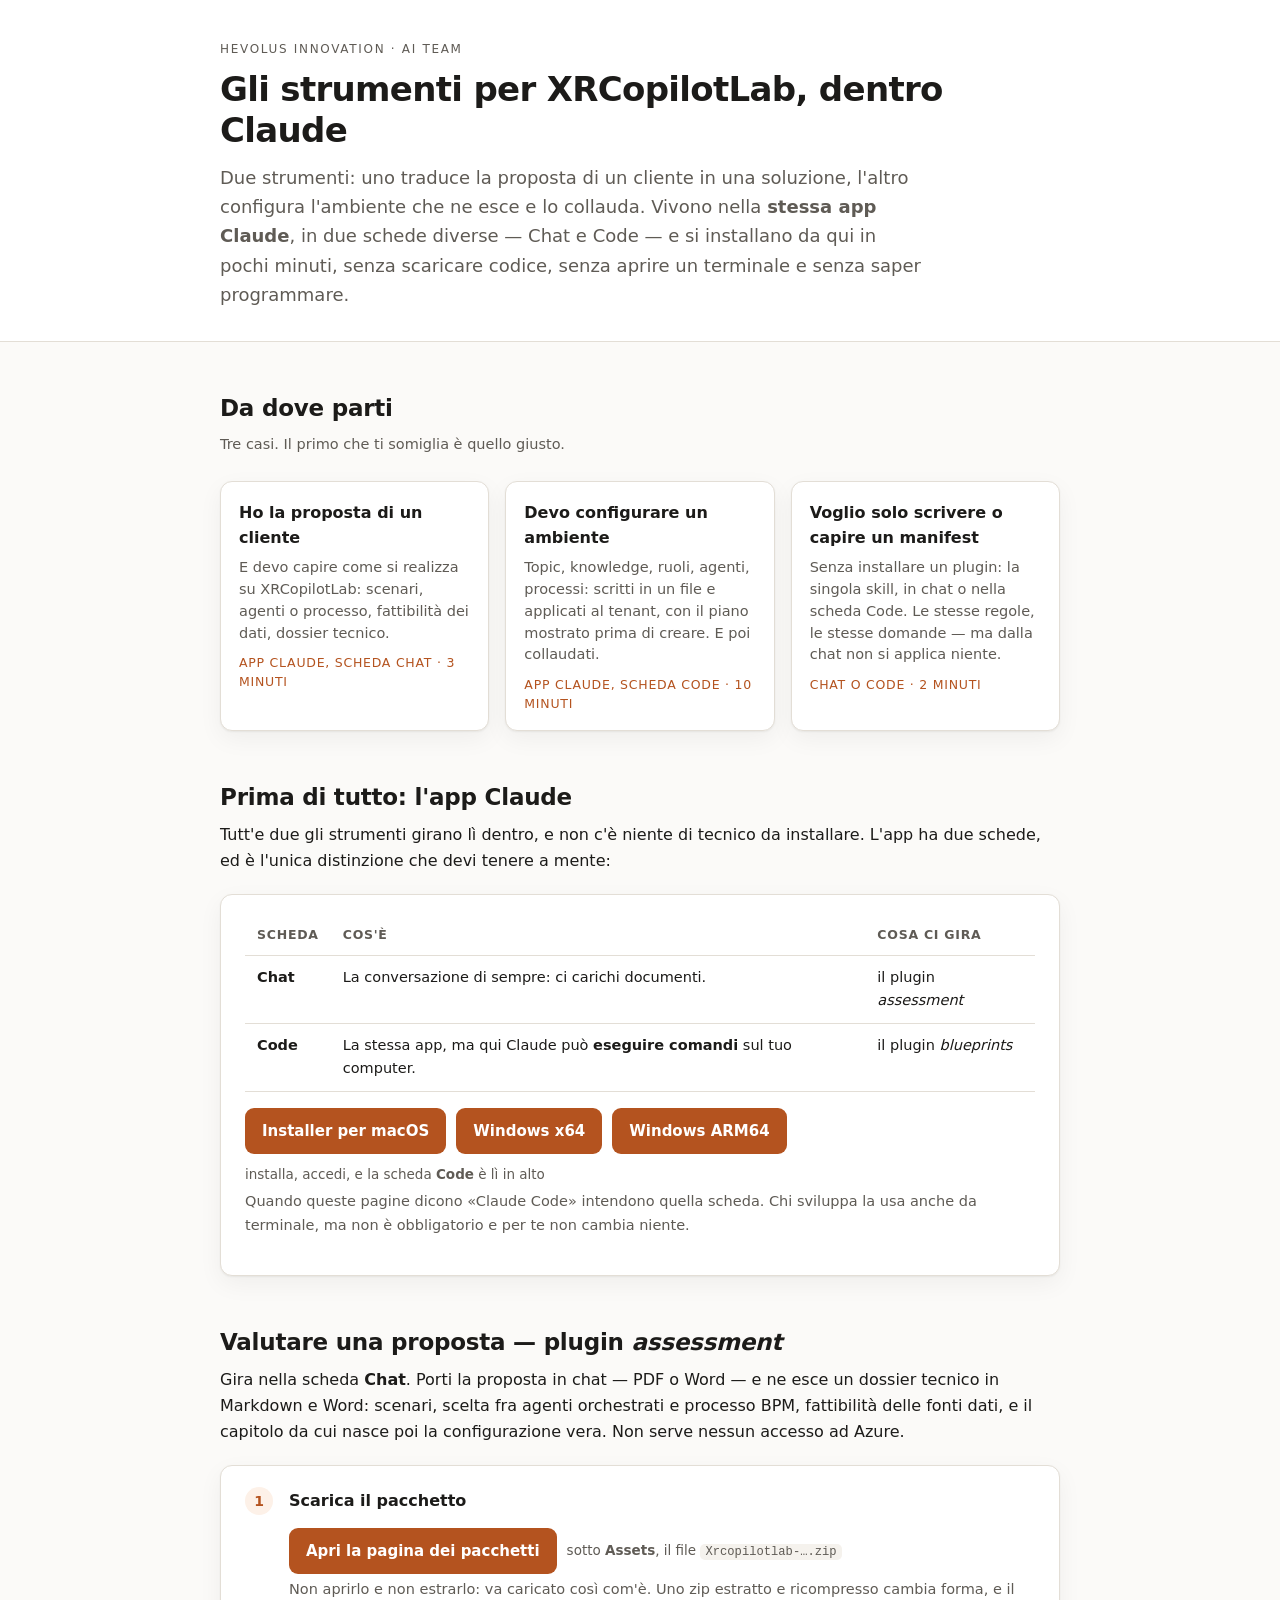
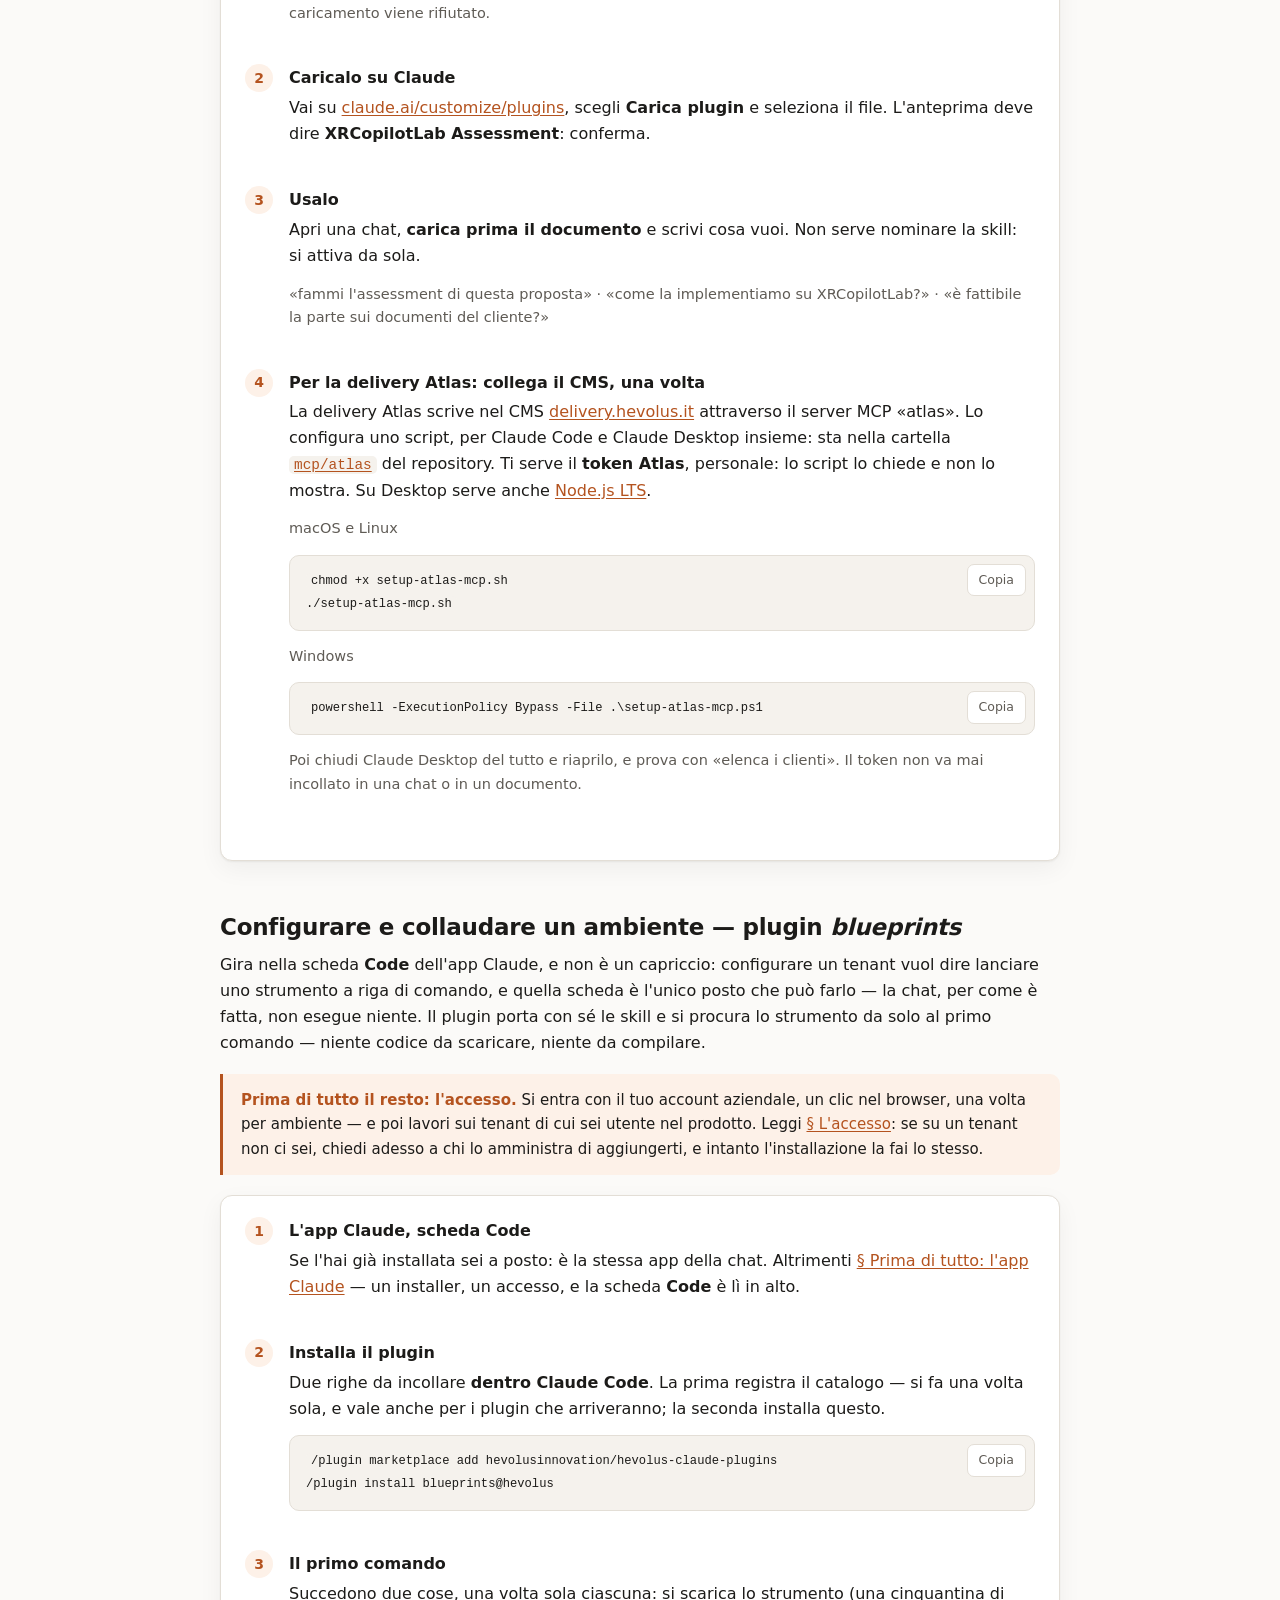
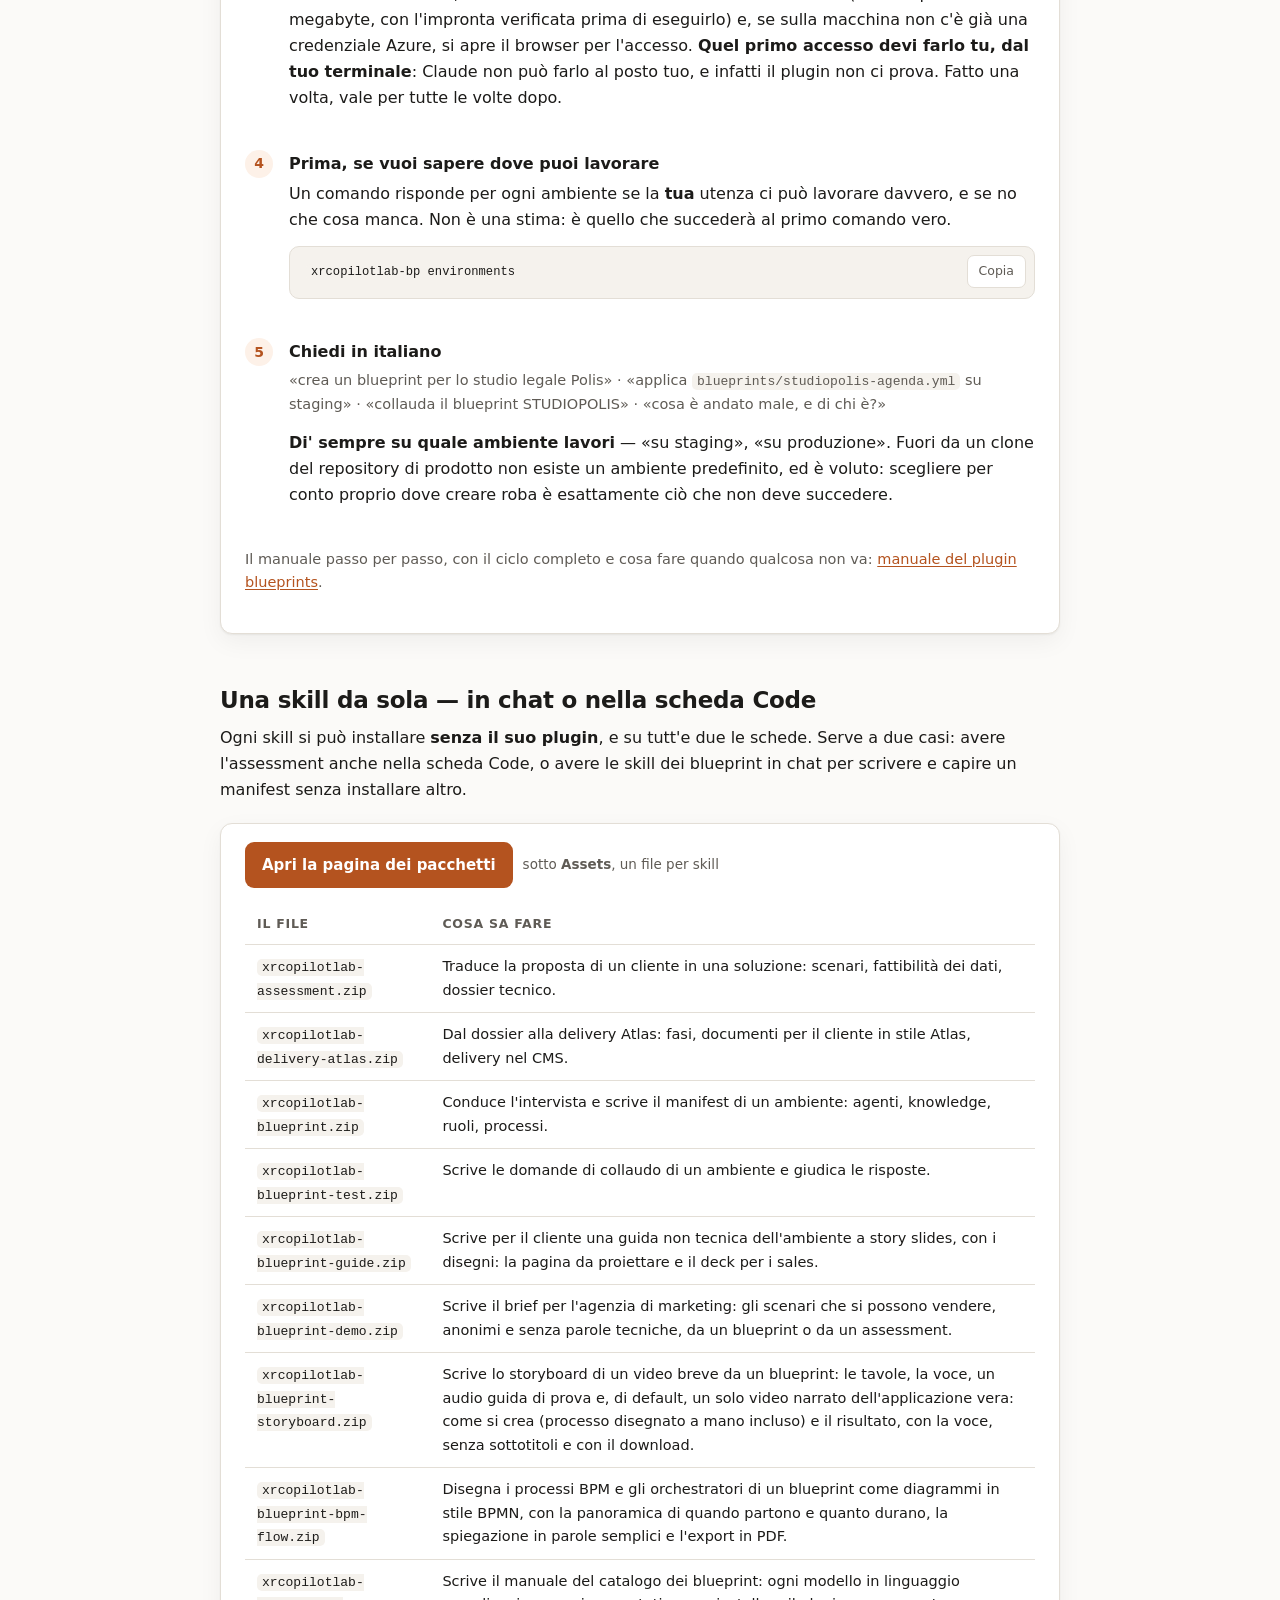
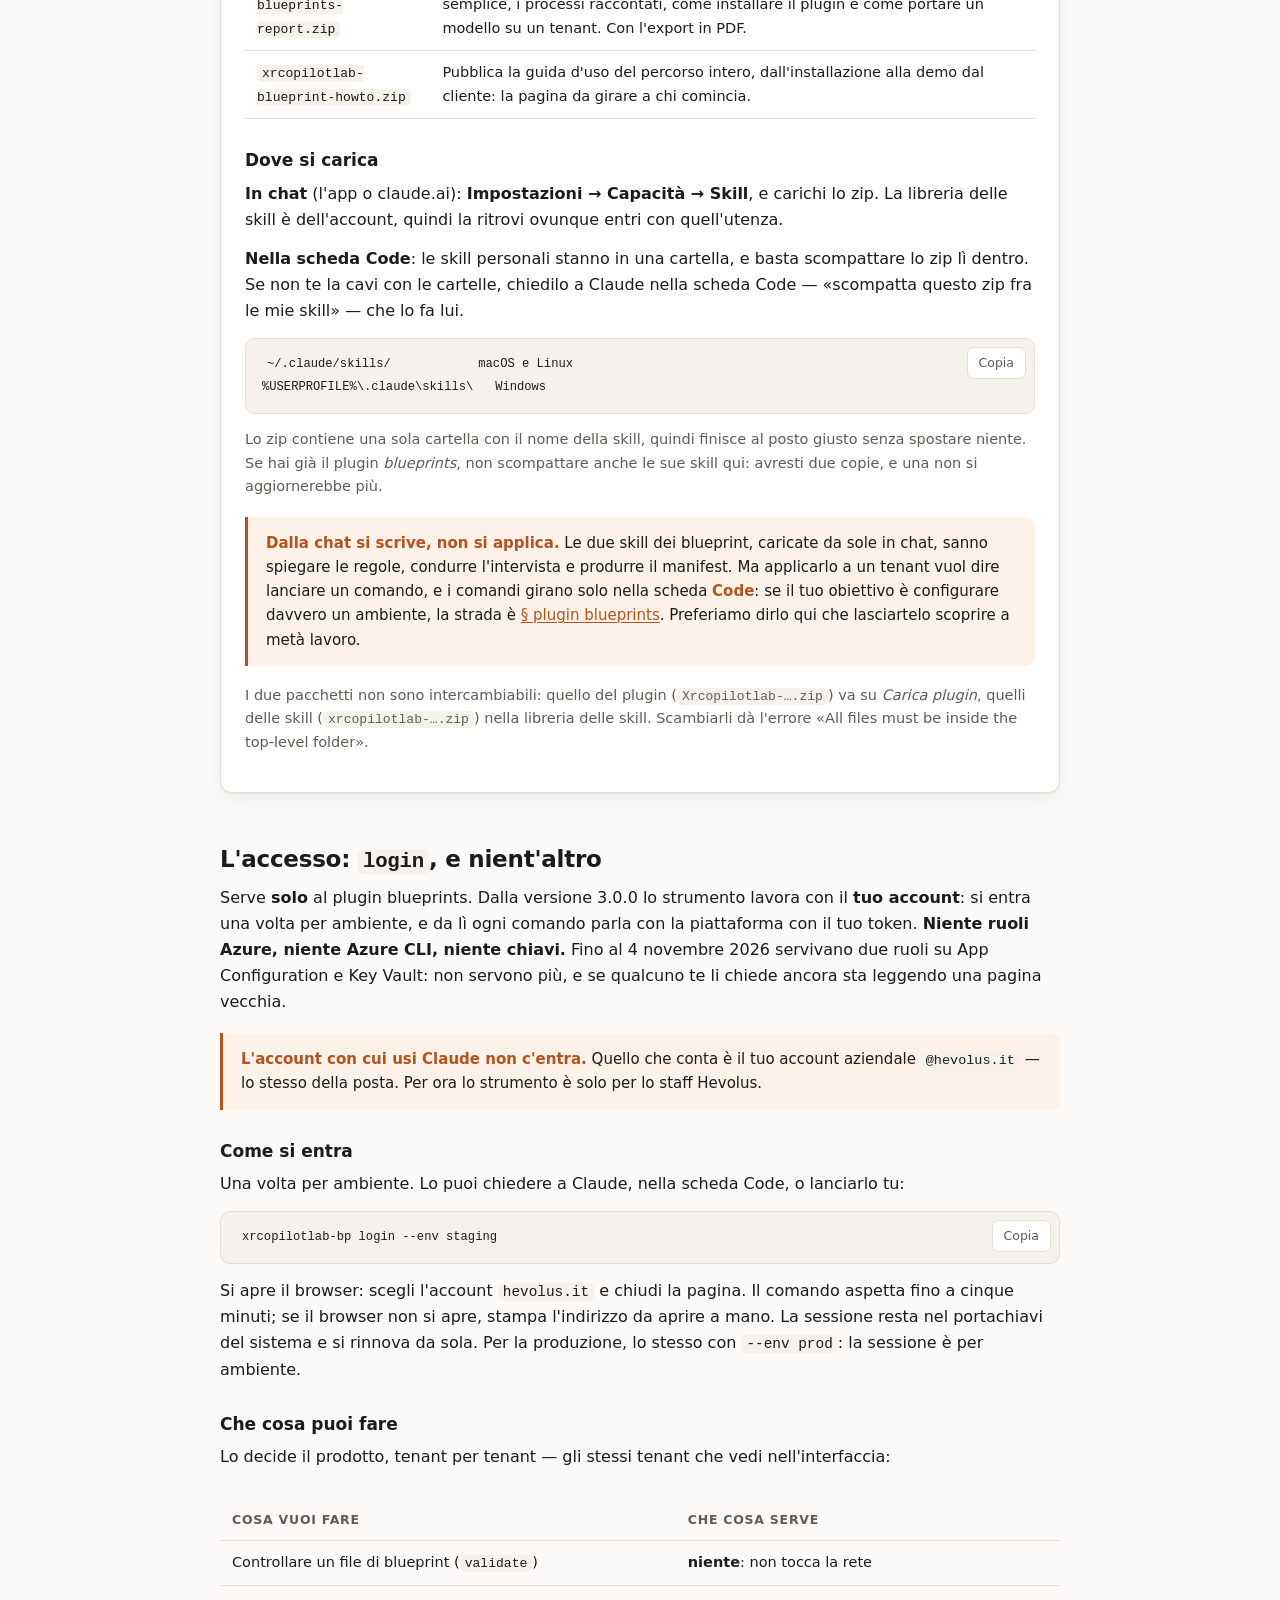
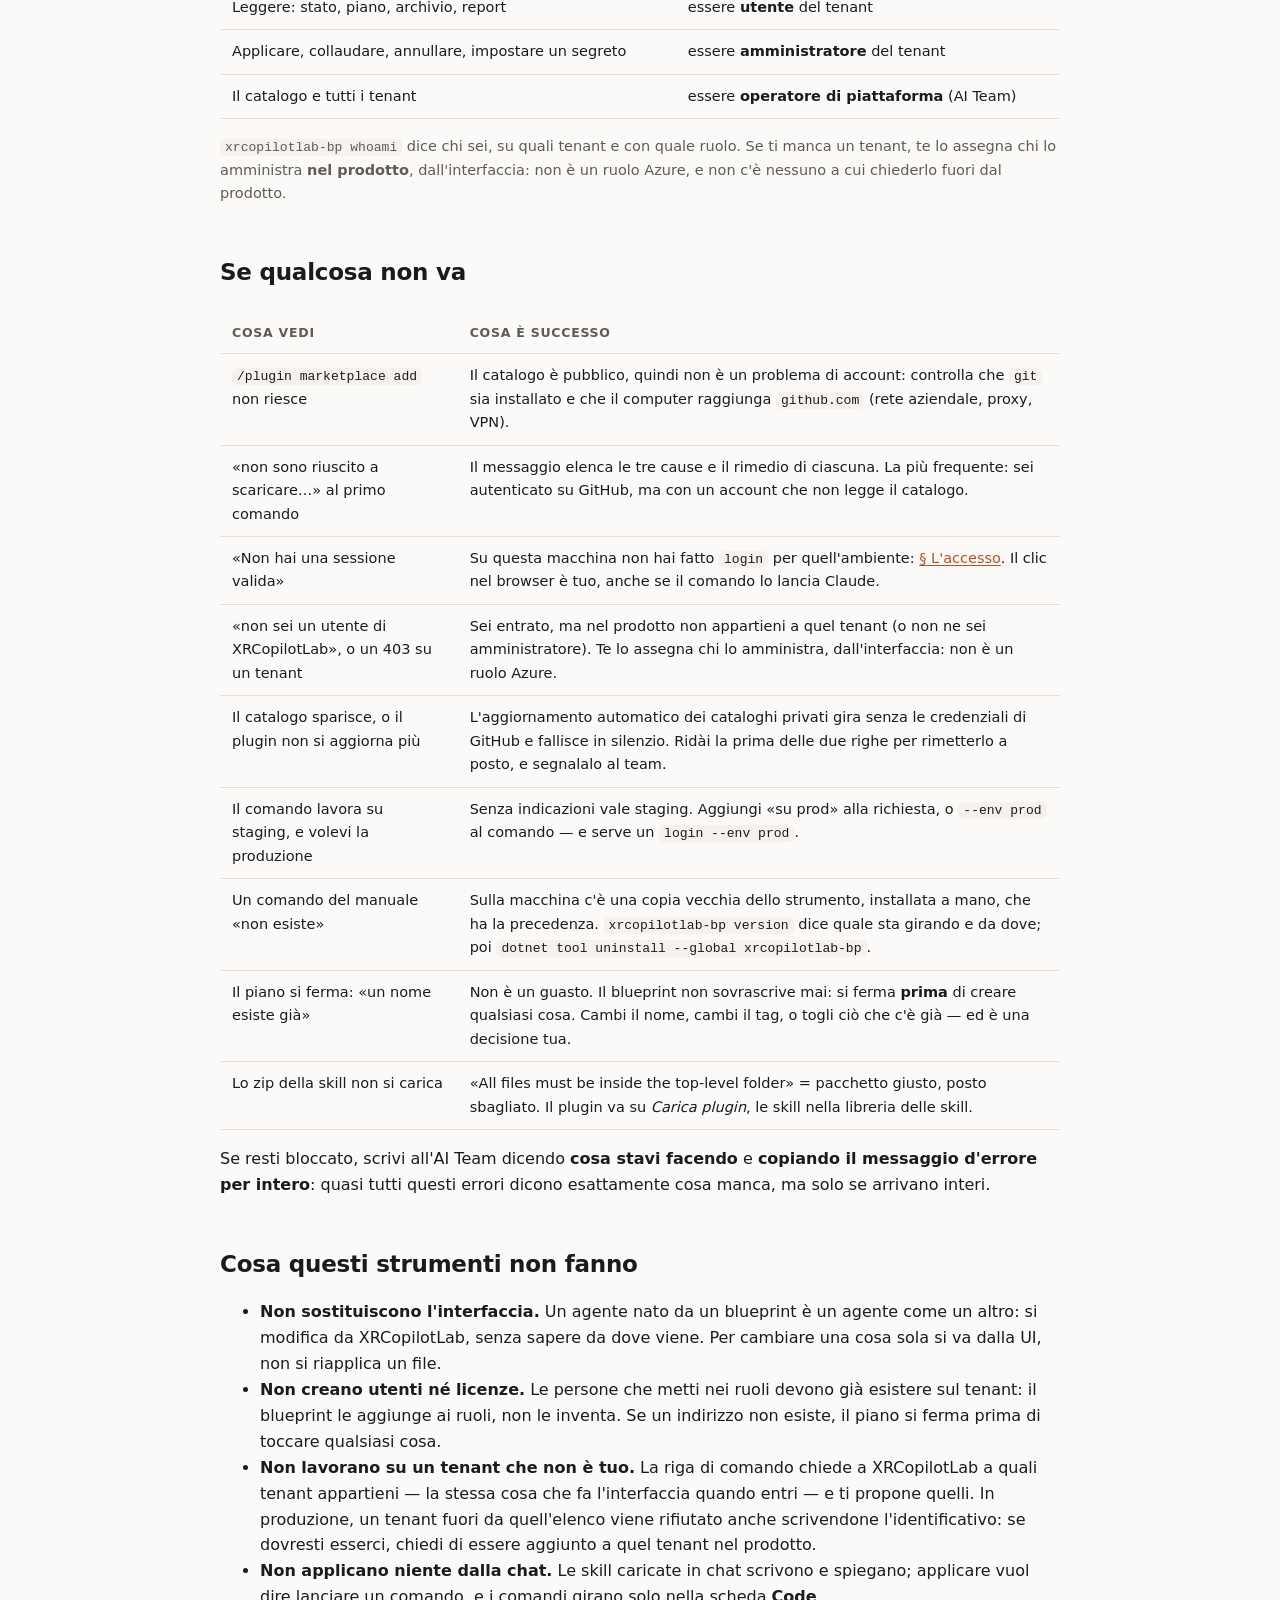
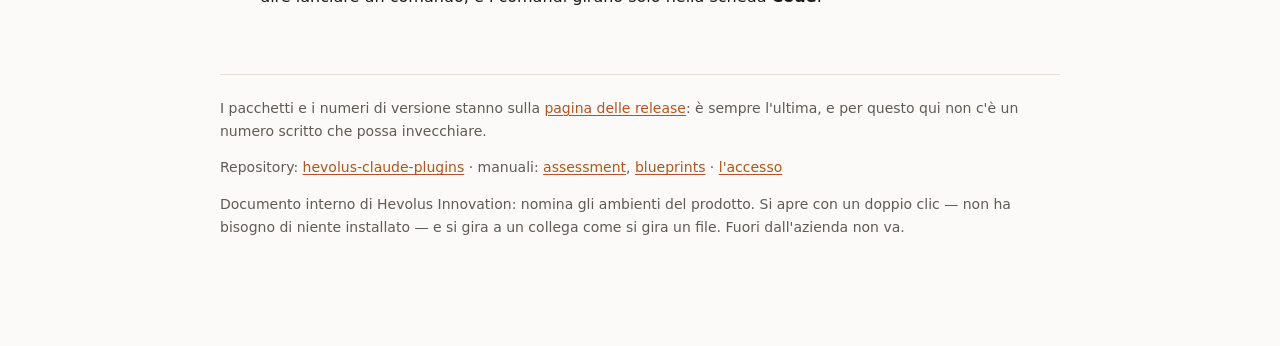
<file: sito/index.html>
<!doctype html>
<html lang="it">
<head>
<meta charset="utf-8">
<meta name="viewport" content="width=device-width, initial-scale=1">
<meta name="robots" content="noindex, nofollow">
<title>Strumenti AI Team — Hevolus</title>
<style>
  :root {
    color-scheme: light dark;
    --sfondo: #fbfaf8;
    --carta: #ffffff;
    --testo: #1c1b19;
    --tenue: #5f5b55;
    --bordo: #e3ded6;
    --accento: #b4531f;
    --accento-tenue: #fdf1e8;
    --codice: #f5f2ed;
    --ok: #1d6b3f;
    --attenzione: #8a5a00;
    --ombra: 0 1px 2px rgba(28, 27, 25, .06), 0 8px 24px rgba(28, 27, 25, .05);
    --raggio: 12px;
  }

  @media (prefers-color-scheme: dark) {
    :root {
      --sfondo: #16151a;
      --carta: #1e1d23;
      --testo: #ece9e4;
      --tenue: #a7a29a;
      --bordo: #302e37;
      --accento: #ef9b6a;
      --accento-tenue: #2a1f19;
      --codice: #14131a;
      --ok: #6cc08b;
      --attenzione: #e0b25c;
      --ombra: none;
    }
  }

  * { box-sizing: border-box; }

  body {
    margin: 0;
    background: var(--sfondo);
    color: var(--testo);
    font: 16px/1.62 ui-sans-serif, -apple-system, "Segoe UI", system-ui, sans-serif;
    -webkit-font-smoothing: antialiased;
  }

  a { color: var(--accento); text-underline-offset: 2px; }

  .guscio { max-width: 880px; margin: 0 auto; padding: 0 20px 96px; }

  header.testata {
    border-bottom: 1px solid var(--bordo);
    background: var(--carta);
    margin-bottom: 40px;
  }

  .testata .guscio { padding-top: 40px; padding-bottom: 32px; }

  .occhiello {
    font-size: 12px;
    letter-spacing: .14em;
    text-transform: uppercase;
    color: var(--tenue);
    margin: 0 0 10px;
  }

  h1 { font-size: 34px; line-height: 1.2; margin: 0 0 12px; letter-spacing: -.02em; }
  h2 { font-size: 23px; margin: 48px 0 6px; letter-spacing: -.01em; scroll-margin-top: 20px; }
  h3 { font-size: 17px; margin: 28px 0 6px; }
  p { margin: 0 0 14px; }
  .sommario { font-size: 18px; color: var(--tenue); max-width: 62ch; margin: 0; }
  .nota { color: var(--tenue); font-size: 14.5px; }

  .scelte { display: grid; gap: 16px; grid-template-columns: repeat(auto-fit, minmax(240px, 1fr)); margin: 24px 0 8px; }

  .scelta {
    display: block;
    background: var(--carta);
    border: 1px solid var(--bordo);
    border-radius: var(--raggio);
    padding: 18px 18px 16px;
    text-decoration: none;
    color: inherit;
    box-shadow: var(--ombra);
    transition: border-color .15s, transform .15s;
  }

  .scelta:hover { border-color: var(--accento); transform: translateY(-1px); }
  .scelta b { display: block; font-size: 16px; margin-bottom: 6px; }
  .scelta span { display: block; color: var(--tenue); font-size: 14.5px; line-height: 1.5; }
  .scelta .dove { margin-top: 10px; font-size: 12.5px; letter-spacing: .06em; text-transform: uppercase; color: var(--accento); }

  section.blocco {
    background: var(--carta);
    border: 1px solid var(--bordo);
    border-radius: var(--raggio);
    padding: 4px 24px 24px;
    margin: 20px 0 0;
    box-shadow: var(--ombra);
  }

  ol.passi { counter-reset: passo; list-style: none; padding: 0; margin: 18px 0 0; }

  ol.passi > li {
    counter-increment: passo;
    position: relative;
    padding: 0 0 4px 44px;
    margin: 0 0 22px;
  }

  ol.passi > li::before {
    content: counter(passo);
    position: absolute;
    left: 0; top: -1px;
    width: 28px; height: 28px;
    border-radius: 50%;
    background: var(--accento-tenue);
    color: var(--accento);
    font-size: 14px; font-weight: 700;
    display: grid; place-items: center;
  }

  ol.passi > li > b { display: block; margin-bottom: 4px; }

  pre, code { font-family: ui-monospace, "SF Mono", "Cascadia Code", Menlo, Consolas, monospace; }
  code { background: var(--codice); padding: 1px 5px; border-radius: 5px; font-size: .9em; }

  .comando { position: relative; margin: 12px 0 14px; }

  .comando pre {
    background: var(--codice);
    border: 1px solid var(--bordo);
    border-radius: 10px;
    margin: 0;
    padding: 14px 92px 14px 16px;
    overflow-x: auto;
    font-size: 13.5px;
    line-height: 1.7;
  }

  .comando button {
    position: absolute; top: 9px; right: 9px;
    background: var(--carta);
    color: var(--tenue);
    border: 1px solid var(--bordo);
    border-radius: 7px;
    padding: 5px 11px;
    font: inherit; font-size: 12.5px;
    cursor: pointer;
  }

  .comando button:hover { border-color: var(--accento); color: var(--accento); }
  .comando button.fatto { color: var(--ok); border-color: var(--ok); }

  table { width: 100%; border-collapse: collapse; margin: 16px 0; font-size: 14.5px; }
  th, td { text-align: left; padding: 10px 12px; border-bottom: 1px solid var(--bordo); vertical-align: top; }
  th { font-size: 12.5px; letter-spacing: .06em; text-transform: uppercase; color: var(--tenue); font-weight: 600; }
  .tabella-scorrevole { overflow-x: auto; }

  .avviso {
    border-left: 3px solid var(--accento);
    background: var(--accento-tenue);
    border-radius: 0 10px 10px 0;
    padding: 14px 18px;
    margin: 18px 0;
    font-size: 15px;
  }

  .avviso b { color: var(--accento); }

  .scarica { display: flex; flex-wrap: wrap; gap: 10px; align-items: center; margin: 14px 0 4px; }

  .bottone {
    display: inline-flex; align-items: center; gap: 8px;
    background: var(--accento); color: #fff;
    border-radius: 9px; padding: 10px 16px;
    text-decoration: none; font-size: 15px; font-weight: 600;
    border: 1px solid transparent;
  }

  .bottone:hover { filter: brightness(1.06); }
  .bottone.assente { background: var(--codice); color: var(--tenue); pointer-events: none; }
  .peso { color: var(--tenue); font-size: 13.5px; }

  .schede { display: flex; gap: 6px; margin: 16px 0 0; flex-wrap: wrap; }

  .schede button {
    background: transparent; border: 1px solid var(--bordo); color: var(--tenue);
    border-radius: 999px; padding: 5px 14px; font: inherit; font-size: 14px; cursor: pointer;
  }

  .schede button[aria-selected="true"] { background: var(--accento-tenue); border-color: var(--accento); color: var(--accento); font-weight: 600; }

  footer {
    border-top: 1px solid var(--bordo);
    margin-top: 64px;
    padding-top: 22px;
    color: var(--tenue);
    font-size: 14px;
  }

  @media (max-width: 560px) {
    h1 { font-size: 27px; }
    section.blocco { padding: 4px 16px 18px; }
  }
</style>
</head>
<body>

<header class="testata">
  <div class="guscio">
    <p class="occhiello">Hevolus Innovation · AI Team</p>
    <h1>Gli strumenti per XRCopilotLab, dentro Claude</h1>
    <p class="sommario">
      Due strumenti: uno traduce la proposta di un cliente in una soluzione, l'altro configura
      l'ambiente che ne esce e lo collauda. Vivono nella <b>stessa app Claude</b>, in due schede
      diverse — Chat e Code — e si installano da qui in pochi minuti, senza scaricare codice,
      senza aprire un terminale e senza saper programmare.
    </p>
  </div>
</header>

<main class="guscio">

  <h2 id="parti">Da dove parti</h2>
  <p class="nota">Tre casi. Il primo che ti somiglia è quello giusto.</p>

  <div class="scelte">
    <a class="scelta" href="#assessment">
      <b>Ho la proposta di un cliente</b>
      <span>E devo capire come si realizza su XRCopilotLab: scenari, agenti o processo, fattibilità dei dati, dossier tecnico.</span>
      <span class="dove">app Claude, scheda Chat · 3 minuti</span>
    </a>
    <a class="scelta" href="#blueprints">
      <b>Devo configurare un ambiente</b>
      <span>Topic, knowledge, ruoli, agenti, processi: scritti in un file e applicati al tenant, con il piano mostrato prima di creare. E poi collaudati.</span>
      <span class="dove">app Claude, scheda Code · 10 minuti</span>
    </a>
    <a class="scelta" href="#chat">
      <b>Voglio solo scrivere o capire un manifest</b>
      <span>Senza installare un plugin: la singola skill, in chat o nella scheda Code. Le stesse regole, le stesse domande — ma dalla chat non si applica niente.</span>
      <span class="dove">Chat o Code · 2 minuti</span>
    </a>
  </div>

  <!-- ─────────────────────────────  L'APP  ───────────────────────────── -->

  <h2 id="app">Prima di tutto: l'app Claude</h2>
  <p>
    Tutt'e due gli strumenti girano lì dentro, e non c'è niente di tecnico da installare. L'app ha
    due schede, ed è l'unica distinzione che devi tenere a mente:
  </p>

  <section class="blocco">
    <table>
      <thead><tr><th>Scheda</th><th>Cos'è</th><th>Cosa ci gira</th></tr></thead>
      <tbody>
        <tr>
          <td><b>Chat</b></td>
          <td>La conversazione di sempre: ci carichi documenti.</td>
          <td>il plugin <em>assessment</em></td>
        </tr>
        <tr>
          <td><b>Code</b></td>
          <td>La stessa app, ma qui Claude può <b>eseguire comandi</b> sul tuo computer.</td>
          <td>il plugin <em>blueprints</em></td>
        </tr>
      </tbody>
    </table>

    <div class="scarica">
      <a class="bottone" href="https://claude.ai/api/desktop/darwin/universal/dmg/latest/redirect" target="_blank" rel="noopener">Installer per macOS</a>
      <a class="bottone" href="https://claude.ai/api/desktop/win32/x64/setup/latest/redirect" target="_blank" rel="noopener">Windows x64</a>
      <a class="bottone" href="https://claude.ai/api/desktop/win32/arm64/setup/latest/redirect" target="_blank" rel="noopener">Windows ARM64</a>
      <span class="peso">installa, accedi, e la scheda <b>Code</b> è lì in alto</span>
    </div>

    <p class="nota">Quando queste pagine dicono «Claude Code» intendono quella scheda. Chi sviluppa
      la usa anche da terminale, ma non è obbligatorio e per te non cambia niente.</p>
  </section>

  <!-- ─────────────────────────────  ASSESSMENT  ───────────────────────────── -->

  <h2 id="assessment">Valutare una proposta — plugin <em>assessment</em></h2>
  <p>
    Gira nella scheda <b>Chat</b>. Porti la proposta in chat — PDF o Word — e ne esce un dossier
    tecnico in Markdown e Word: scenari, scelta fra agenti orchestrati e processo BPM, fattibilità
    delle fonti dati, e il capitolo da cui nasce poi la configurazione vera.
    Non serve nessun accesso ad Azure.
  </p>

  <section class="blocco">
    <ol class="passi">
      <li>
        <b>Scarica il pacchetto</b>
        <div class="scarica">
          <a class="bottone" href="https://github.com/hevolusinnovation/hevolus-claude-plugins/releases/latest" target="_blank" rel="noopener">Apri la pagina dei pacchetti</a>
          <span class="peso">sotto <b>Assets</b>, il file <code>Xrcopilotlab-….zip</code></span>
        </div>
        <p class="nota">Non aprirlo e non estrarlo: va caricato così com'è. Uno zip estratto e
          ricompresso cambia forma, e il caricamento viene rifiutato.</p>
      </li>
      <li>
        <b>Caricalo su Claude</b>
        <p>Vai su <a href="https://claude.ai/customize/plugins" target="_blank" rel="noopener">claude.ai/customize/plugins</a>,
          scegli <b>Carica plugin</b> e seleziona il file. L'anteprima deve dire
          <b>XRCopilotLab Assessment</b>: conferma.</p>
      </li>
      <li>
        <b>Usalo</b>
        <p>Apri una chat, <b>carica prima il documento</b> e scrivi cosa vuoi. Non serve nominare la
          skill: si attiva da sola.</p>
        <p class="nota">«fammi l'assessment di questa proposta» · «come la implementiamo su
          XRCopilotLab?» · «è fattibile la parte sui documenti del cliente?»</p>
      </li>
      <li>
        <b>Per la delivery Atlas: collega il CMS, una volta</b>
        <p>La delivery Atlas scrive nel CMS <a href="https://delivery.hevolus.it" target="_blank" rel="noopener">delivery.hevolus.it</a>
          attraverso il server MCP «atlas». Lo configura uno script, per Claude Code e Claude Desktop
          insieme: sta nella cartella <a href="https://github.com/hevolusinnovation/hevolus-claude-plugins/tree/main/mcp/atlas" target="_blank" rel="noopener"><code>mcp/atlas</code></a>
          del repository. Ti serve il <b>token Atlas</b>, personale: lo script lo chiede e non lo mostra.
          Su Desktop serve anche <a href="https://nodejs.org" target="_blank" rel="noopener">Node.js LTS</a>.</p>
        <p class="nota">macOS e Linux</p>
        <div class="comando"><pre><code>chmod +x setup-atlas-mcp.sh
./setup-atlas-mcp.sh</code></pre></div>
        <p class="nota">Windows</p>
        <div class="comando"><pre><code>powershell -ExecutionPolicy Bypass -File .\setup-atlas-mcp.ps1</code></pre></div>
        <p class="nota">Poi chiudi Claude Desktop del tutto e riaprilo, e prova con «elenca i clienti».
          Il token non va mai incollato in una chat o in un documento.</p>
      </li>
    </ol>
  </section>

  <!-- ─────────────────────────────  BLUEPRINTS  ───────────────────────────── -->

  <h2 id="blueprints">Configurare e collaudare un ambiente — plugin <em>blueprints</em></h2>
  <p>
    Gira nella scheda <b>Code</b> dell'app Claude, e non è un capriccio: configurare un tenant vuol
    dire lanciare uno strumento a riga di comando, e quella scheda è l'unico posto che può farlo —
    la chat, per come è fatta, non esegue niente. Il plugin porta con sé
    le skill e si procura lo strumento da solo al primo comando — niente codice da scaricare,
    niente da compilare.
  </p>

  <div class="avviso">
    <b>Prima di tutto il resto: l'accesso.</b> Si entra con il tuo account aziendale, un clic nel
    browser, una volta per ambiente — e poi lavori sui tenant di cui sei utente nel prodotto. Leggi
    <a href="#azure">§ L'accesso</a>: se su un tenant non ci sei, chiedi adesso a chi lo amministra
    di aggiungerti, e intanto l'installazione la fai lo stesso.
  </div>

  <section class="blocco">
    <ol class="passi">
      <li>
        <b>L'app Claude, scheda Code</b>
        <p>Se l'hai già installata sei a posto: è la stessa app della chat.
          Altrimenti <a href="#app">§ Prima di tutto: l'app Claude</a> — un installer, un accesso,
          e la scheda <b>Code</b> è lì in alto.</p>
      </li>
      <li>
        <b>Installa il plugin</b>
        <p>Due righe da incollare <b>dentro Claude Code</b>. La prima registra il catalogo — si fa
          una volta sola, e vale anche per i plugin che arriveranno; la seconda installa questo.</p>

        <div class="comando">
          <pre><code>/plugin marketplace add hevolusinnovation/hevolus-claude-plugins
/plugin install blueprints@hevolus</code></pre>
        </div>
      </li>
      <li>
        <b>Il primo comando</b>
        <p>Succedono due cose, una volta sola ciascuna: si scarica lo strumento (una cinquantina di
          megabyte, con l'impronta verificata prima di eseguirlo) e, se sulla macchina non c'è già
          una credenziale Azure, si apre il browser per l'accesso. <b>Quel primo accesso devi farlo
          tu, dal tuo terminale</b>: Claude non può farlo al posto tuo, e infatti il plugin non ci
          prova. Fatto una volta, vale per tutte le volte dopo.</p>
      </li>
      <li>
        <b>Prima, se vuoi sapere dove puoi lavorare</b>
        <p>Un comando risponde per ogni ambiente se la <b>tua</b> utenza ci può lavorare davvero, e
          se no che cosa manca. Non è una stima: è quello che succederà al primo comando vero.</p>
        <div class="comando"><pre><code>xrcopilotlab-bp environments</code></pre></div>
      </li>
      <li>
        <b>Chiedi in italiano</b>
        <p class="nota">«crea un blueprint per lo studio legale Polis» · «applica
          <code>blueprints/studiopolis-agenda.yml</code> su staging» · «collauda il blueprint
          STUDIOPOLIS» · «cosa è andato male, e di chi è?»</p>
        <p><b>Di' sempre su quale ambiente lavori</b> — «su staging», «su produzione». Fuori da un
          clone del repository di prodotto non esiste un ambiente predefinito, ed è voluto:
          scegliere per conto proprio dove creare roba è esattamente ciò che non deve succedere.</p>
      </li>
    </ol>

    <p class="nota">Il manuale passo per passo, con il ciclo completo e cosa fare quando qualcosa
      non va: <a id="manuale-bp" href="https://github.com/hevolusinnovation/hevolus-claude-plugins/blob/main/plugins/blueprints/docs/manuale.md" target="_blank" rel="noopener">manuale del plugin blueprints</a>.</p>
  </section>

  <!-- ─────────────────────────────  SKILL SINGOLE  ───────────────────────────── -->

  <h2 id="chat">Una skill da sola — in chat o nella scheda Code</h2>
  <p>
    Ogni skill si può installare <b>senza il suo plugin</b>, e su tutt'e due le schede. Serve a due
    casi: avere l'assessment anche nella scheda Code, o avere le skill dei blueprint in chat per
    scrivere e capire un manifest senza installare altro.
  </p>

  <section class="blocco">
    <div class="scarica">
      <a class="bottone" href="https://github.com/hevolusinnovation/hevolus-claude-plugins/releases/latest" target="_blank" rel="noopener">Apri la pagina dei pacchetti</a>
      <span class="peso">sotto <b>Assets</b>, un file per skill</span>
    </div>

    <table>
      <thead><tr><th>Il file</th><th>Cosa sa fare</th></tr></thead>
      <tbody>
        <tr>
          <td><code>xrcopilotlab-assessment.zip</code></td>
          <td>Traduce la proposta di un cliente in una soluzione: scenari, fattibilità dei dati, dossier tecnico.</td>
        </tr>
        <tr>
          <td><code>xrcopilotlab-delivery-atlas.zip</code></td>
          <td>Dal dossier alla delivery Atlas: fasi, documenti per il cliente in stile Atlas, delivery nel CMS.</td>
        </tr>
        <tr>
          <td><code>xrcopilotlab-blueprint.zip</code></td>
          <td>Conduce l'intervista e scrive il manifest di un ambiente: agenti, knowledge, ruoli, processi.</td>
        </tr>
        <tr>
          <td><code>xrcopilotlab-blueprint-test.zip</code></td>
          <td>Scrive le domande di collaudo di un ambiente e giudica le risposte.</td>
        </tr>
        <tr>
          <td><code>xrcopilotlab-blueprint-guide.zip</code></td>
          <td>Scrive per il cliente una guida non tecnica dell'ambiente a story slides, con i disegni: la pagina da proiettare e il deck per i sales.</td>
        </tr>
        <tr>
          <td><code>xrcopilotlab-blueprint-demo.zip</code></td>
          <td>Scrive il brief per l'agenzia di marketing: gli scenari che si possono vendere, anonimi e senza parole tecniche, da un blueprint o da un assessment.</td>
        </tr>
        <tr>
          <td><code>xrcopilotlab-blueprint-storyboard.zip</code></td>
          <td>Scrive lo storyboard di un video breve da un blueprint: le tavole, la voce, un audio guida di prova e, di default, un solo video narrato dell'applicazione vera: come si crea (processo disegnato a mano incluso) e il risultato, con la voce, senza sottotitoli e con il download.</td>
        </tr>
        <tr>
          <td><code>xrcopilotlab-blueprint-bpm-flow.zip</code></td>
          <td>Disegna i processi BPM e gli orchestratori di un blueprint come diagrammi in stile BPMN, con la panoramica di quando partono e quanto durano, la spiegazione in parole semplici e l'export in PDF.</td>
        </tr>
        <tr>
          <td><code>xrcopilotlab-blueprints-report.zip</code></td>
          <td>Scrive il manuale del catalogo dei blueprint: ogni modello in linguaggio semplice, i processi raccontati, come installare il plugin e come portare un modello su un tenant. Con l'export in PDF.</td>
        </tr>
        <tr>
          <td><code>xrcopilotlab-blueprint-howto.zip</code></td>
          <td>Pubblica la guida d'uso del percorso intero, dall'installazione alla demo dal cliente: la pagina da girare a chi comincia.</td>
        </tr>
      </tbody>
    </table>

    <h3>Dove si carica</h3>
    <p><b>In chat</b> (l'app o claude.ai): <b>Impostazioni → Capacità → Skill</b>, e carichi lo zip.
      La libreria delle skill è dell'account, quindi la ritrovi ovunque entri con quell'utenza.</p>
    <p><b>Nella scheda Code</b>: le skill personali stanno in una cartella, e basta scompattare lo
      zip lì dentro. Se non te la cavi con le cartelle, chiedilo a Claude nella scheda Code —
      «scompatta questo zip fra le mie skill» — che lo fa lui.</p>

    <div class="comando">
      <pre><code>~/.claude/skills/            macOS e Linux
%USERPROFILE%\.claude\skills\   Windows</code></pre>
    </div>

    <p class="nota">Lo zip contiene una sola cartella con il nome della skill, quindi finisce al
      posto giusto senza spostare niente. Se hai già il plugin <em>blueprints</em>, non
      scompattare anche le sue skill qui: avresti due copie, e una non si aggiornerebbe più.</p>

    <div class="avviso">
      <b>Dalla chat si scrive, non si applica.</b> Le due skill dei blueprint, caricate da sole in
      chat, sanno spiegare le regole, condurre l'intervista e produrre il manifest. Ma applicarlo a
      un tenant vuol dire lanciare un comando, e i comandi girano solo nella scheda <b>Code</b>: se
      il tuo obiettivo è configurare davvero un ambiente, la strada è
      <a href="#blueprints">§ plugin blueprints</a>. Preferiamo dirlo qui che lasciartelo scoprire
      a metà lavoro.
    </div>

    <p class="nota">I due pacchetti non sono intercambiabili: quello del plugin
      (<code>Xrcopilotlab-….zip</code>) va su <i>Carica plugin</i>, quelli delle skill
      (<code>xrcopilotlab-….zip</code>) nella libreria delle skill. Scambiarli dà l'errore
      «All files must be inside the top-level folder».</p>
  </section>

  <!-- ─────────────────────────────  ACCESSO  ───────────────────────────── -->

  <h2 id="azure">L'accesso: <code>login</code>, e nient'altro</h2>
  <p>
    Serve <b>solo</b> al plugin blueprints. Dalla versione 3.0.0 lo strumento lavora con il
    <b>tuo account</b>: si entra una volta per ambiente, e da lì ogni comando parla con la
    piattaforma con il tuo token. <b>Niente ruoli Azure, niente Azure CLI, niente chiavi.</b> Fino al
    4 novembre 2026 servivano due ruoli su App Configuration e Key Vault: non servono più, e se
    qualcuno te li chiede ancora sta leggendo una pagina vecchia.
  </p>

  <div class="avviso">
    <b>L'account con cui usi Claude non c'entra.</b> Quello che conta è il tuo account aziendale
    <code>@hevolus.it</code> — lo stesso della posta. Per ora lo strumento è solo per lo staff
    Hevolus.
  </div>

  <h3>Come si entra</h3>
  <p>Una volta per ambiente. Lo puoi chiedere a Claude, nella scheda Code, o lanciarlo tu:</p>
  <div class="comando">
    <pre><code>xrcopilotlab-bp login --env staging</code></pre>
  </div>
  <p>Si apre il browser: scegli l'account <code>hevolus.it</code> e chiudi la pagina. Il comando
    aspetta fino a cinque minuti; se il browser non si apre, stampa l'indirizzo da aprire a mano. La
    sessione resta nel portachiavi del sistema e si rinnova da sola. Per la produzione, lo stesso
    con <code>--env prod</code>: la sessione è per ambiente.</p>

  <h3>Che cosa puoi fare</h3>
  <p>Lo decide il prodotto, tenant per tenant — gli stessi tenant che vedi nell'interfaccia:</p>
  <div class="tabella-scorrevole">
  <table>
    <thead><tr><th>Cosa vuoi fare</th><th>Che cosa serve</th></tr></thead>
    <tbody>
      <tr><td>Controllare un file di blueprint (<code>validate</code>)</td><td><b>niente</b>: non tocca la rete</td></tr>
      <tr><td>Leggere: stato, piano, archivio, report</td><td>essere <b>utente</b> del tenant</td></tr>
      <tr><td>Applicare, collaudare, annullare, impostare un segreto</td><td>essere <b>amministratore</b> del tenant</td></tr>
      <tr><td>Il catalogo e tutti i tenant</td><td>essere <b>operatore di piattaforma</b> (AI Team)</td></tr>
    </tbody>
  </table>
  </div>

  <p class="nota"><code>xrcopilotlab-bp whoami</code> dice chi sei, su quali tenant e con quale
    ruolo. Se ti manca un tenant, te lo assegna chi lo amministra <b>nel prodotto</b>,
    dall'interfaccia: non è un ruolo Azure, e non c'è nessuno a cui chiederlo fuori dal prodotto.</p>

  <!-- ─────────────────────────────  ERRORI  ───────────────────────────── -->

  <h2 id="problemi">Se qualcosa non va</h2>
  <div class="tabella-scorrevole">
  <table>
    <thead><tr><th>Cosa vedi</th><th>Cosa è successo</th></tr></thead>
    <tbody>
      <tr>
        <td><code>/plugin marketplace add</code> non riesce</td>
        <td>Il catalogo è pubblico, quindi non è un problema di account: controlla che <code>git</code> sia installato e che il computer raggiunga <code>github.com</code> (rete aziendale, proxy, VPN).</td>
      </tr>
      <tr>
        <td>«non sono riuscito a scaricare…» al primo comando</td>
        <td>Il messaggio elenca le tre cause e il rimedio di ciascuna. La più frequente: sei autenticato su GitHub, ma con un account che non legge il catalogo.</td>
      </tr>
      <tr>
        <td>«Non hai una sessione valida»</td>
        <td>Su questa macchina non hai fatto <code>login</code> per quell'ambiente: <a href="#azure">§ L'accesso</a>. Il clic nel browser è tuo, anche se il comando lo lancia Claude.</td>
      </tr>
      <tr>
        <td>«non sei un utente di XRCopilotLab», o un 403 su un tenant</td>
        <td>Sei entrato, ma nel prodotto non appartieni a quel tenant (o non ne sei amministratore). Te lo assegna chi lo amministra, dall'interfaccia: non è un ruolo Azure.</td>
      </tr>
      <tr>
        <td>Il catalogo sparisce, o il plugin non si aggiorna più</td>
        <td>L'aggiornamento automatico dei cataloghi privati gira senza le credenziali di GitHub e
          fallisce in silenzio. Ridài la prima delle due righe per rimetterlo a posto, e segnalalo
          al team.</td>
      </tr>
      <tr>
        <td>Il comando lavora su staging, e volevi la produzione</td>
        <td>Senza indicazioni vale staging. Aggiungi «su prod» alla richiesta, o <code>--env prod</code> al comando — e serve un <code>login --env prod</code>.</td>
      </tr>
      <tr>
        <td>Un comando del manuale «non esiste»</td>
        <td>Sulla macchina c'è una copia vecchia dello strumento, installata a mano, che ha la precedenza. <code>xrcopilotlab-bp version</code> dice quale sta girando e da dove; poi <code>dotnet tool uninstall --global xrcopilotlab-bp</code>.</td>
      </tr>
      <tr>
        <td>Il piano si ferma: «un nome esiste già»</td>
        <td>Non è un guasto. Il blueprint non sovrascrive mai: si ferma <b>prima</b> di creare qualsiasi cosa. Cambi il nome, cambi il tag, o togli ciò che c'è già — ed è una decisione tua.</td>
      </tr>
      <tr>
        <td>Lo zip della skill non si carica</td>
        <td>«All files must be inside the top-level folder» = pacchetto giusto, posto sbagliato. Il plugin va su <i>Carica plugin</i>, le skill nella libreria delle skill.</td>
      </tr>
    </tbody>
  </table>
  </div>

  <p>
    Se resti bloccato, scrivi all'AI Team dicendo <b>cosa stavi facendo</b> e <b>copiando il
    messaggio d'errore per intero</b>: quasi tutti questi errori dicono esattamente cosa manca, ma
    solo se arrivano interi.
  </p>

  <h2 id="limiti">Cosa questi strumenti non fanno</h2>
  <ul>
    <li><b>Non sostituiscono l'interfaccia.</b> Un agente nato da un blueprint è un agente come un
      altro: si modifica da XRCopilotLab, senza sapere da dove viene. Per cambiare una cosa sola si
      va dalla UI, non si riapplica un file.</li>
    <li><b>Non creano utenti né licenze.</b> Le persone che metti nei ruoli devono già esistere sul
      tenant: il blueprint le aggiunge ai ruoli, non le inventa. Se un indirizzo non esiste, il
      piano si ferma prima di toccare qualsiasi cosa.</li>
    <li><b>Non lavorano su un tenant che non è tuo.</b> La riga di comando chiede a XRCopilotLab a
      quali tenant appartieni — la stessa cosa che fa l'interfaccia quando entri — e ti propone
      quelli. In produzione, un tenant fuori da quell'elenco viene rifiutato anche scrivendone
      l'identificativo: se dovresti esserci, chiedi di essere aggiunto a quel tenant nel prodotto.</li>
    <li><b>Non applicano niente dalla chat.</b> Le skill caricate in chat scrivono e spiegano;
      applicare vuol dire lanciare un comando, e i comandi girano solo nella scheda <b>Code</b>.</li>
  </ul>

  <footer>
    <p>I pacchetti e i numeri di versione stanno sulla
      <a href="https://github.com/hevolusinnovation/hevolus-claude-plugins/releases/latest" target="_blank" rel="noopener">pagina delle release</a>: è sempre
      l'ultima, e per questo qui non c'è un numero scritto che possa invecchiare.</p>
    <p>
      Repository: <a href="https://github.com/hevolusinnovation/hevolus-claude-plugins" target="_blank" rel="noopener">hevolus-claude-plugins</a> ·
      manuali: <a href="https://github.com/hevolusinnovation/hevolus-claude-plugins/blob/main/plugins/assessment/docs/manuale.md" target="_blank" rel="noopener">assessment</a>,
      <a href="https://github.com/hevolusinnovation/hevolus-claude-plugins/blob/main/plugins/blueprints/docs/manuale.md" target="_blank" rel="noopener">blueprints</a> ·
      <a href="https://github.com/hevolusinnovation/hevolus-claude-plugins/blob/main/docs/accesso-azure.md" target="_blank" rel="noopener">l'accesso</a>
    </p>
    <p>Documento interno di Hevolus Innovation: nomina gli ambienti del prodotto. Si apre
      con un doppio clic — non ha bisogno di niente installato — e si gira a un collega come si gira
      un file. Fuori dall'azienda non va.</p>
  </footer>

</main>

<script>
(function () {
  "use strict";

  // ── Copiare un comando ────────────────────────────────────────────────────
  // Il bottone si aggiunge qui e non nel markup: se JavaScript non gira, la pagina resta
  // leggibile e i comandi si selezionano a mano, invece di mostrare un bottone morto.
  document.querySelectorAll(".comando").forEach(function (blocco) {
    var bottone = document.createElement("button");
    bottone.type = "button";
    bottone.textContent = "Copia";

    bottone.addEventListener("click", function () {
      var testo = blocco.querySelector("code").innerText;

      navigator.clipboard.writeText(testo).then(function () {
        bottone.textContent = "Copiato";
        bottone.classList.add("fatto");
        setTimeout(function () {
          bottone.textContent = "Copia";
          bottone.classList.remove("fatto");
        }, 1800);
      }).catch(function () {
        bottone.textContent = "Copia a mano";
      });
    });

    blocco.appendChild(bottone);
  });

  // ── Il sistema operativo giusto, già scelto ───────────────────────────────
  var schede = document.querySelector(".schede");

  if (schede) {
    var suo = navigator.platform || "";
    var agente = navigator.userAgent || "";
    var so = /Win/i.test(suo) || /Windows/i.test(agente) ? "win"
           : /Mac/i.test(suo) || /Mac OS/i.test(agente) ? "mac"
           : /Linux|X11/i.test(suo + agente) ? "linux" : "mac";

    var mostra = function (scelto) {
      schede.querySelectorAll("button").forEach(function (b) {
        b.setAttribute("aria-selected", String(b.dataset.so === scelto));
      });
      document.querySelectorAll(".comando[data-so]").forEach(function (c) {
        c.hidden = c.dataset.so !== scelto;
      });
    };

    schede.querySelectorAll("button").forEach(function (b) {
      b.addEventListener("click", function () { mostra(b.dataset.so); });
    });

    mostra(so);
  }

})();
</script>

</body>
</html>
</file>
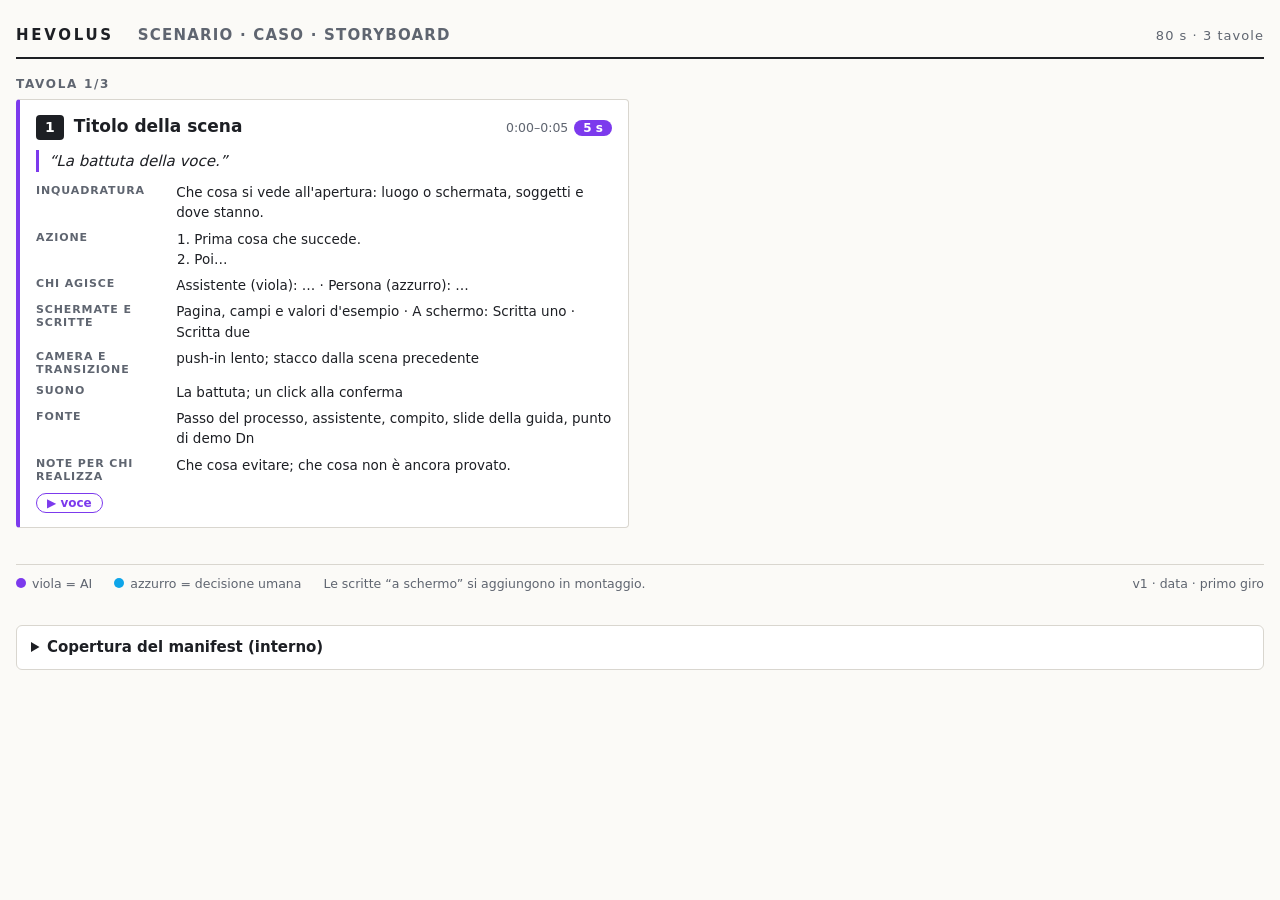
<file: plugins/blueprints/skills/xrcopilotlab-blueprint-storyboard/references/storyboard-template.html>
<title>Scenario — storyboard</title>
<!--
  Modello dello storyboard (xrcopilotlab-blueprint-storyboard).
  Si copia, si cambia <title>/<h1>, si ripete il blocco <article class="scena"> (REPEAT)
  e un <section class="tavola"> ogni 6 riquadri. Non cambiare palette e struttura.
  Nessun disegno: ogni scena è descritta per esteso (references/descrizione.md). L'unica immagine
  ammessa è l'applicazione vera (fotogramma o clip registrato di quella scena), dentro <figure class="vero">.
  Gli <audio> si mettono solo se i file esistono: niente controlli morti.
  Lingua: italiano. Senza <html>/<head>/<body>: il guscio lo aggiunge la pubblicazione.
-->
<style>
  :root {
    --ground: #fbfaf7; --surface: #ffffff; --ink: #1d1f24; --muted: #5f6570; --rule: #d9d6cf;
    --ai: #7c3aed; --ai-soft: #ede9fe; --umano: #0ea5e9; --umano-soft: #e0f2fe;
    --attenzione: #d97706;
    --serif: Georgia, "Times New Roman", serif;
    --sans: "Inter", "Segoe UI", system-ui, -apple-system, sans-serif;
  }
  @media (prefers-color-scheme: dark) {
    :root:not([data-theme="light"]) {
      color-scheme: dark;
      --ground: #14151a; --surface: #1c1e25; --ink: #eceef2; --muted: #a0a6b1; --rule: #343843;
      --ai: #a78bfa; --ai-soft: #2a2347; --umano: #38bdf8; --umano-soft: #17303f;
      --attenzione: #fbbf24;
    }
  }
  :root[data-theme="dark"] {
    color-scheme: dark;
    --ground: #14151a; --surface: #1c1e25; --ink: #eceef2; --muted: #a0a6b1; --rule: #343843;
    --ai: #a78bfa; --ai-soft: #2a2347; --umano: #38bdf8; --umano-soft: #17303f;
    --attenzione: #fbbf24;
  }
  * { box-sizing: border-box; }
  body { margin: 0; background: var(--ground); color: var(--ink); font: 15px/1.5 var(--sans); }
  main { max-width: 1280px; margin: 0 auto; padding: 24px 16px 48px; }
  header.testata { display: flex; flex-wrap: wrap; gap: 8px 24px; align-items: baseline;
    border-bottom: 2px solid var(--ink); padding-bottom: 10px; margin-bottom: 18px; }
  header.testata .marca { font-weight: 700; letter-spacing: .18em; }
  header.testata h1 { font: 600 15px var(--sans); letter-spacing: .08em; text-transform: uppercase;
    color: var(--muted); margin: 0; flex: 1 1 280px; }
  header.testata .meta { color: var(--muted); font-size: 13px; letter-spacing: .08em; }
  .tavola { margin-bottom: 36px; }
  .tavola > h2 { font: 600 12px var(--sans); letter-spacing: .14em; text-transform: uppercase;
    color: var(--muted); margin: 0 0 8px; }
  .griglia { display: grid; gap: 22px; grid-template-columns: repeat(2, minmax(0, 1fr)); }
  @media (max-width: 900px) { .griglia { grid-template-columns: 1fr; } }
  .scena { display: flex; flex-direction: column; gap: 8px; min-width: 0; background: var(--surface);
    border: 1px solid var(--rule); border-left: 4px solid var(--ai); border-radius: 4px; padding: 14px 16px; }
  .scena[data-umano="si"] { border-left-color: var(--umano); }
  .testa { display: flex; align-items: baseline; gap: 10px; flex-wrap: wrap; }
  .testa .codice { background: var(--ink); color: var(--surface); font-weight: 700; padding: 2px 9px;
    font-size: 14px; border-radius: 4px; }
  .testa h3 { margin: 0; font-size: 17px; flex: 1 1 200px; }
  .testa .esempio { font: italic 12px var(--serif); color: var(--attenzione); border: 1px dashed var(--attenzione);
    border-radius: 999px; padding: 0 8px; }
  figure.vero { margin: 0; } figure.vero img, figure.vero video { width: 100%; height: auto; display: block;
    border: 1px solid var(--rule); border-radius: 4px; }
  figure.vero figcaption { font-size: 12px; color: var(--muted); margin-top: 3px; }
  dl.desc { display: grid; grid-template-columns: 9.5em minmax(0, 1fr); gap: 6px 12px; margin: 0; font-size: 13.5px; }
  dl.desc dt { font: 600 11px var(--sans); letter-spacing: .08em; text-transform: uppercase; color: var(--muted); padding-top: 2px; }
  dl.desc dd { margin: 0; min-width: 0; }
  dl.desc ol { margin: 0; padding-left: 18px; }
  @media (max-width: 600px) { dl.desc { grid-template-columns: 1fr; } dl.desc dt { margin-top: 4px; } }
  .tempo { color: var(--muted); font-size: 12.5px; white-space: nowrap; }
  .durata { background: var(--ai); color: #fff; border-radius: 999px; padding: 1px 9px; font-weight: 600;
    font-size: 12px; margin-left: 6px; }
  .scena[data-umano="si"] .durata { background: var(--umano); }
  .battuta { margin: 2px 0; padding-left: 10px; border-left: 3px solid var(--ai); font-style: italic; }
  .scena[data-umano="si"] .battuta { border-left-color: var(--umano); }
  .battuta.muta { border-left-color: var(--rule); color: var(--muted); }
  .play { font: 600 12px var(--sans); border: 1px solid var(--ai); color: var(--ai); background: transparent;
    border-radius: 999px; padding: 2px 10px; cursor: pointer; margin-top: 2px; width: fit-content; }
  .play:focus-visible { outline: 3px solid var(--ai); outline-offset: 2px; }
  footer.piede { display: flex; flex-wrap: wrap; gap: 6px 22px; align-items: center; border-top: 1px solid var(--rule);
    padding-top: 10px; color: var(--muted); font-size: 12.5px; }
  footer.piede .legenda span::before { content: ""; display: inline-block; width: 10px; height: 10px;
    border-radius: 50%; margin-right: 6px; background: var(--ai); }
  footer.piede .legenda span.u::before { background: var(--umano); }
  footer.piede .versione { margin-left: auto; }
  details.interno { margin-top: 32px; border: 1px solid var(--rule); border-radius: 6px; padding: 10px 14px;
    background: var(--surface); }
  details.interno summary { cursor: pointer; font-weight: 600; }
  details.interno table { border-collapse: collapse; width: 100%; margin-top: 8px; font-size: 13.5px; }
  details.interno th, details.interno td { border-bottom: 1px solid var(--rule); text-align: left; padding: 5px 8px; }
  .a11y { position: absolute; left: -9999px; }
</style>


<main>
  <header class="testata">
    <span class="marca">HEVOLUS</span>
    <h1>Scenario · caso · storyboard</h1>   <!-- «<Scenario> · <caso anonimo> · STORYBOARD» -->
    <span class="meta">80 s · 3 tavole</span>
  </header>


  <!-- REPEAT: una tavola ogni 6 riquadri -->
  <section class="tavola">
    <h2>Tavola 1/3</h2>
    <div class="griglia">

      <!-- REPEAT: una scena. data-umano="si" se in scena decide una persona (bordo azzurro). -->
      <article class="scena" data-umano="no">
        <div class="testa">
          <span class="codice">1</span>
          <h3>Titolo della scena</h3>
          <!-- scena didattica: <span class="esempio">esempio</span> -->
          <span class="tempo">0:00–0:05<span class="durata">5 s</span></span>
        </div>
        <!-- Solo se esiste l'applicazione vera per questa scena:
        <figure class="vero"><img src="frames/scena-1.jpg" alt="…"><figcaption>Fotogramma reale, tenant di collaudo</figcaption></figure> -->
        <p class="battuta">“La battuta della voce.”</p>
        <!-- scena senza voce: <p class="battuta muta">musica · nessuna voce</p> -->
        <dl class="desc">
          <dt>Inquadratura</dt><dd>Che cosa si vede all'apertura: luogo o schermata, soggetti e dove stanno.</dd>
          <dt>Azione</dt><dd><ol><li>Prima cosa che succede.</li><li>Poi…</li></ol></dd>
          <dt>Chi agisce</dt><dd>Assistente (viola): … · Persona (azzurro): …</dd>
          <dt>Schermate e scritte</dt><dd>Pagina, campi e valori d'esempio · A schermo: Scritta uno · Scritta due</dd>
          <dt>Camera e transizione</dt><dd>push-in lento; stacco dalla scena precedente</dd>
          <dt>Suono</dt><dd>La battuta; un click alla conferma</dd>
          <dt>Fonte</dt><dd>Passo del processo, assistente, compito, slide della guida, punto di demo Dn</dd>
          <dt>Note per chi realizza</dt><dd>Che cosa evitare; che cosa non è ancora provato.</dd>
        </dl>
        <!-- Solo se c'è l'audio della scena: -->
        <button class="play" type="button" data-audio="audio/scena-1.mp3">▶ voce</button>
      </article>

    </div>
  </section>

  <footer class="piede">
    <span class="legenda"><span>viola = AI</span></span>
    <span class="legenda"><span class="u">azzurro = decisione umana</span></span>
    <span>Le scritte “a schermo” si aggiungono in montaggio.</span>
    <span class="versione">v1 · data · primo giro</span>
  </footer>

  <!-- Sezione interna: non va nel video. Si può togliere prima di condividere con l'agenzia. -->
  <details class="interno">
    <summary>Copertura del manifest (interno)</summary>
    <table>
      <thead><tr><th>Sezione</th><th>Rappresentata da</th><th>Nota</th></tr></thead>
      <tbody>
        <tr><td>knowledge</td><td>B1, B2</td><td></td></tr>
        <tr><td>agents (skill, knowledge)</td><td>B3, B4</td><td></td></tr>
      </tbody>
    </table>
  </details>
</main>
<script>
  // Un solo audio alla volta; i pulsanti compaiono solo se il file c'è nella pagina.
  (function () {
    var corrente = null;
    document.querySelectorAll('.play').forEach(function (b) {
      b.addEventListener('click', function () {
        if (corrente) { corrente.pause(); }
        corrente = new Audio(b.dataset.audio);
        corrente.play().catch(function () { b.hidden = true; });
      });
    });
  })();
</script>
</file>
